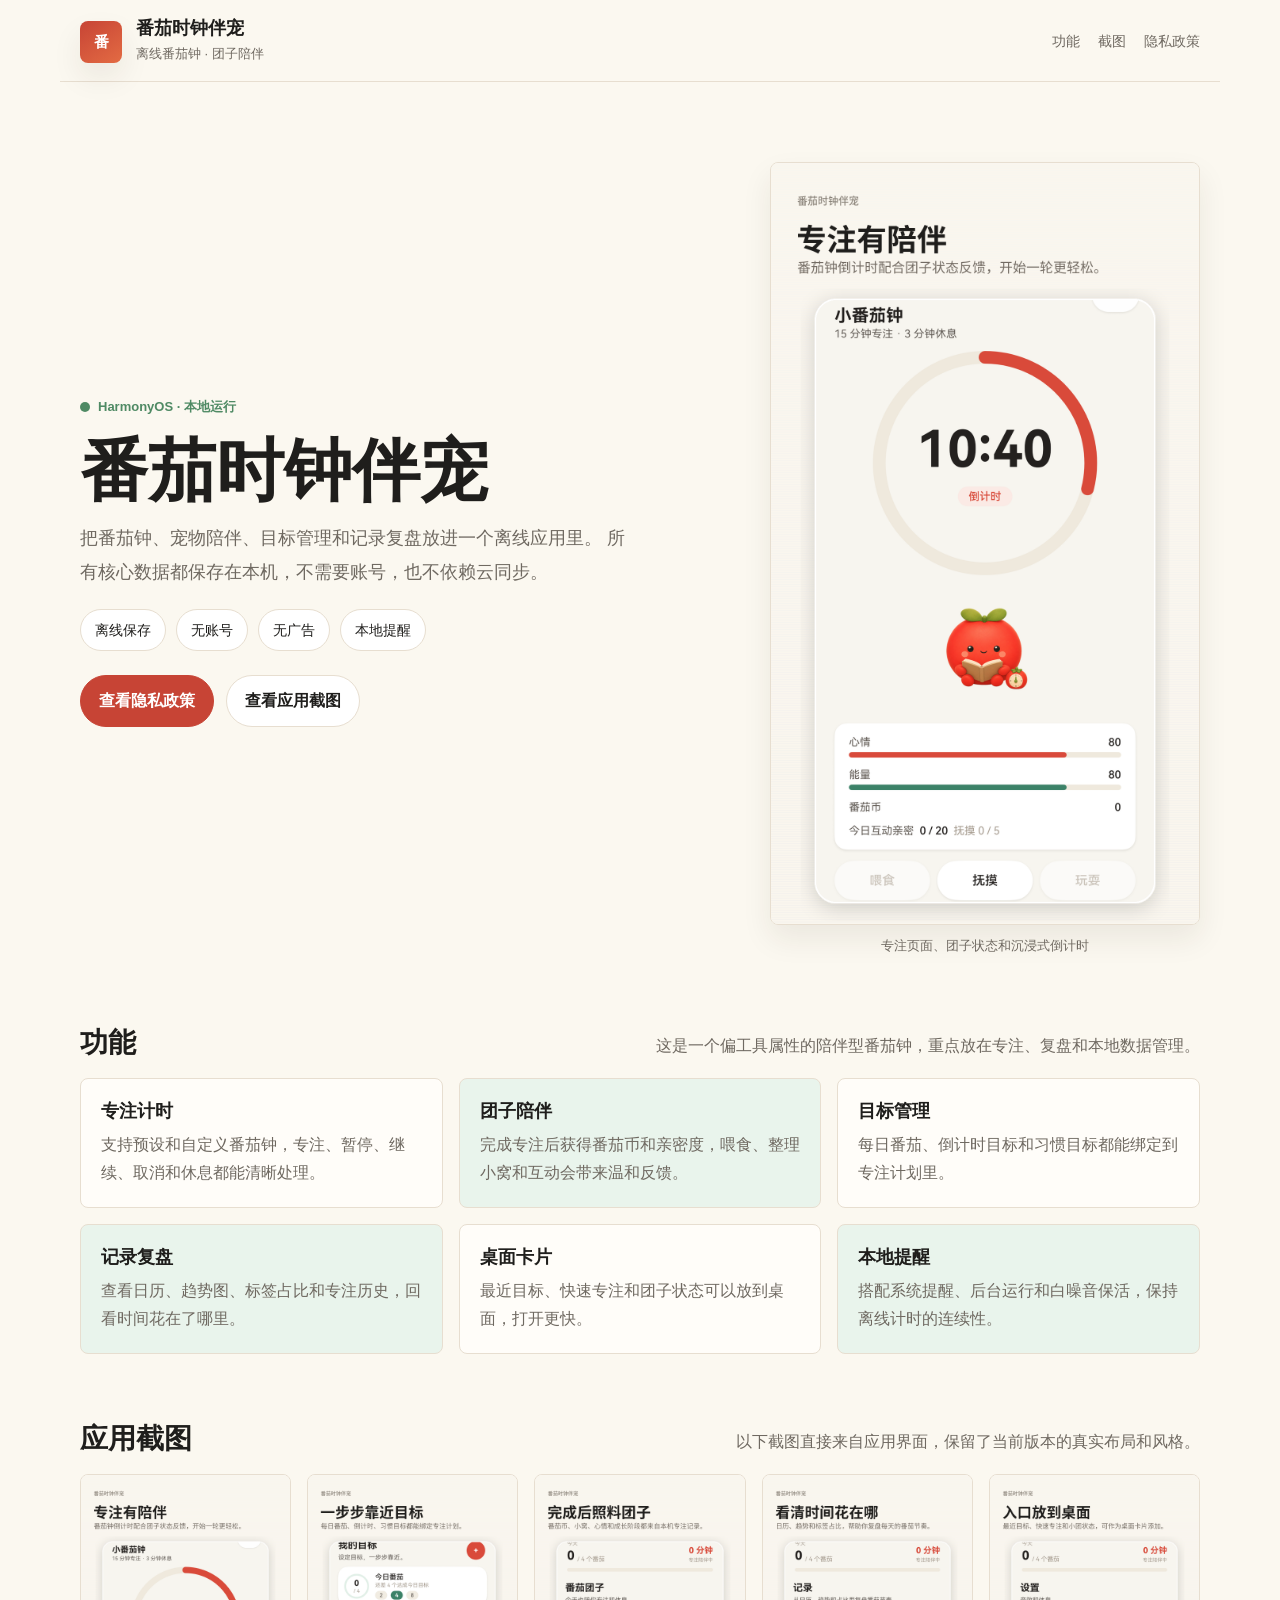
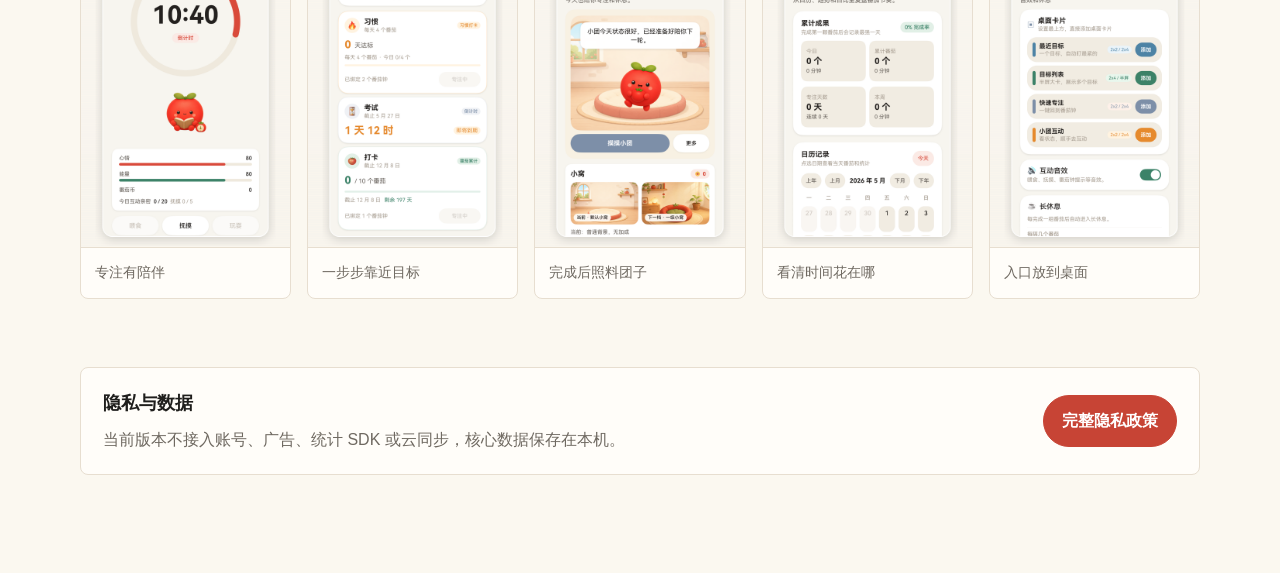
<file: index.html>
<!doctype html>
<html lang="zh-CN">
<head>
  <meta charset="utf-8" />
  <meta name="viewport" content="width=device-width, initial-scale=1" />
  <title>番茄时钟伴宠</title>
  <meta name="description" content="番茄时钟伴宠是离线运行的番茄钟应用，带团子陪伴、目标管理、记录复盘和桌面卡片。" />
  <link rel="stylesheet" href="./site.css" />
</head>
<body>
  <div class="page">
    <header class="topbar">
      <div class="wrap topbar-row">
        <a class="brand" href="./" aria-label="番茄时钟伴宠 首页">
          <span class="brand-mark">番</span>
          <span>
            <span class="brand-name">番茄时钟伴宠</span>
            <span class="brand-sub">离线番茄钟 · 团子陪伴</span>
          </span>
        </a>
        <nav class="nav" aria-label="页面导航">
          <a href="#features">功能</a>
          <a href="#screenshots">截图</a>
          <a href="./privacy-policy/">隐私政策</a>
        </nav>
      </div>
    </header>

    <main>
      <section class="band">
        <div class="wrap hero">
          <div>
            <div class="kicker">HarmonyOS · 本地运行</div>
            <h1>番茄时钟伴宠</h1>
            <p class="lead">
              把番茄钟、宠物陪伴、目标管理和记录复盘放进一个离线应用里。
              所有核心数据都保存在本机，不需要账号，也不依赖云同步。
            </p>
            <div class="chip-row" aria-label="产品特性">
              <span class="chip">离线保存</span>
              <span class="chip">无账号</span>
              <span class="chip">无广告</span>
              <span class="chip">本地提醒</span>
            </div>
            <div class="actions">
              <a class="button primary" href="./privacy-policy/">查看隐私政策</a>
              <a class="button" href="#screenshots">查看应用截图</a>
            </div>
          </div>

          <figure class="hero-shot">
            <img src="./app-market-screenshots/final-v3/01-focus-companion.png" alt="番茄时钟伴宠专注页面截图" />
            <figcaption>专注页面、团子状态和沉浸式倒计时</figcaption>
          </figure>
        </div>
      </section>

      <section id="features" class="band">
        <div class="wrap">
          <div class="section-head">
            <h2>功能</h2>
            <p>这是一个偏工具属性的陪伴型番茄钟，重点放在专注、复盘和本地数据管理。</p>
          </div>
          <div class="feature-grid">
            <article class="card">
              <h3>专注计时</h3>
              <p>支持预设和自定义番茄钟，专注、暂停、继续、取消和休息都能清晰处理。</p>
            </article>
            <article class="card">
              <h3>团子陪伴</h3>
              <p>完成专注后获得番茄币和亲密度，喂食、整理小窝和互动会带来温和反馈。</p>
            </article>
            <article class="card">
              <h3>目标管理</h3>
              <p>每日番茄、倒计时目标和习惯目标都能绑定到专注计划里。</p>
            </article>
            <article class="card">
              <h3>记录复盘</h3>
              <p>查看日历、趋势图、标签占比和专注历史，回看时间花在了哪里。</p>
            </article>
            <article class="card">
              <h3>桌面卡片</h3>
              <p>最近目标、快速专注和团子状态可以放到桌面，打开更快。</p>
            </article>
            <article class="card">
              <h3>本地提醒</h3>
              <p>搭配系统提醒、后台运行和白噪音保活，保持离线计时的连续性。</p>
            </article>
          </div>
        </div>
      </section>

      <section id="screenshots" class="band">
        <div class="wrap">
          <div class="section-head">
            <h2>应用截图</h2>
            <p>以下截图直接来自应用界面，保留了当前版本的真实布局和风格。</p>
          </div>
          <div class="screenshot-grid">
            <figure class="shot">
              <img src="./app-market-screenshots/final-v3/01-focus-companion.png" alt="专注有陪伴截图" />
              <figcaption>专注有陪伴</figcaption>
            </figure>
            <figure class="shot">
              <img src="./app-market-screenshots/final-v3/02-goals.png" alt="目标管理截图" />
              <figcaption>一步步靠近目标</figcaption>
            </figure>
            <figure class="shot">
              <img src="./app-market-screenshots/final-v3/03-pet-care.png" alt="团子陪伴截图" />
              <figcaption>完成后照料团子</figcaption>
            </figure>
            <figure class="shot">
              <img src="./app-market-screenshots/final-v3/04-records.png" alt="记录复盘截图" />
              <figcaption>看清时间花在哪</figcaption>
            </figure>
            <figure class="shot">
              <img src="./app-market-screenshots/final-v3/05-desktop-cards.png" alt="桌面卡片截图" />
              <figcaption>入口放到桌面</figcaption>
            </figure>
          </div>
        </div>
      </section>

      <section class="band">
        <div class="wrap">
          <div class="callout">
            <div>
              <strong>隐私与数据</strong>
              <p>当前版本不接入账号、广告、统计 SDK 或云同步，核心数据保存在本机。</p>
            </div>
            <a class="button primary" href="./privacy-policy/">完整隐私政策</a>
          </div>
        </div>
      </section>
    </main>

  </div>
</body>
</html>
</file>
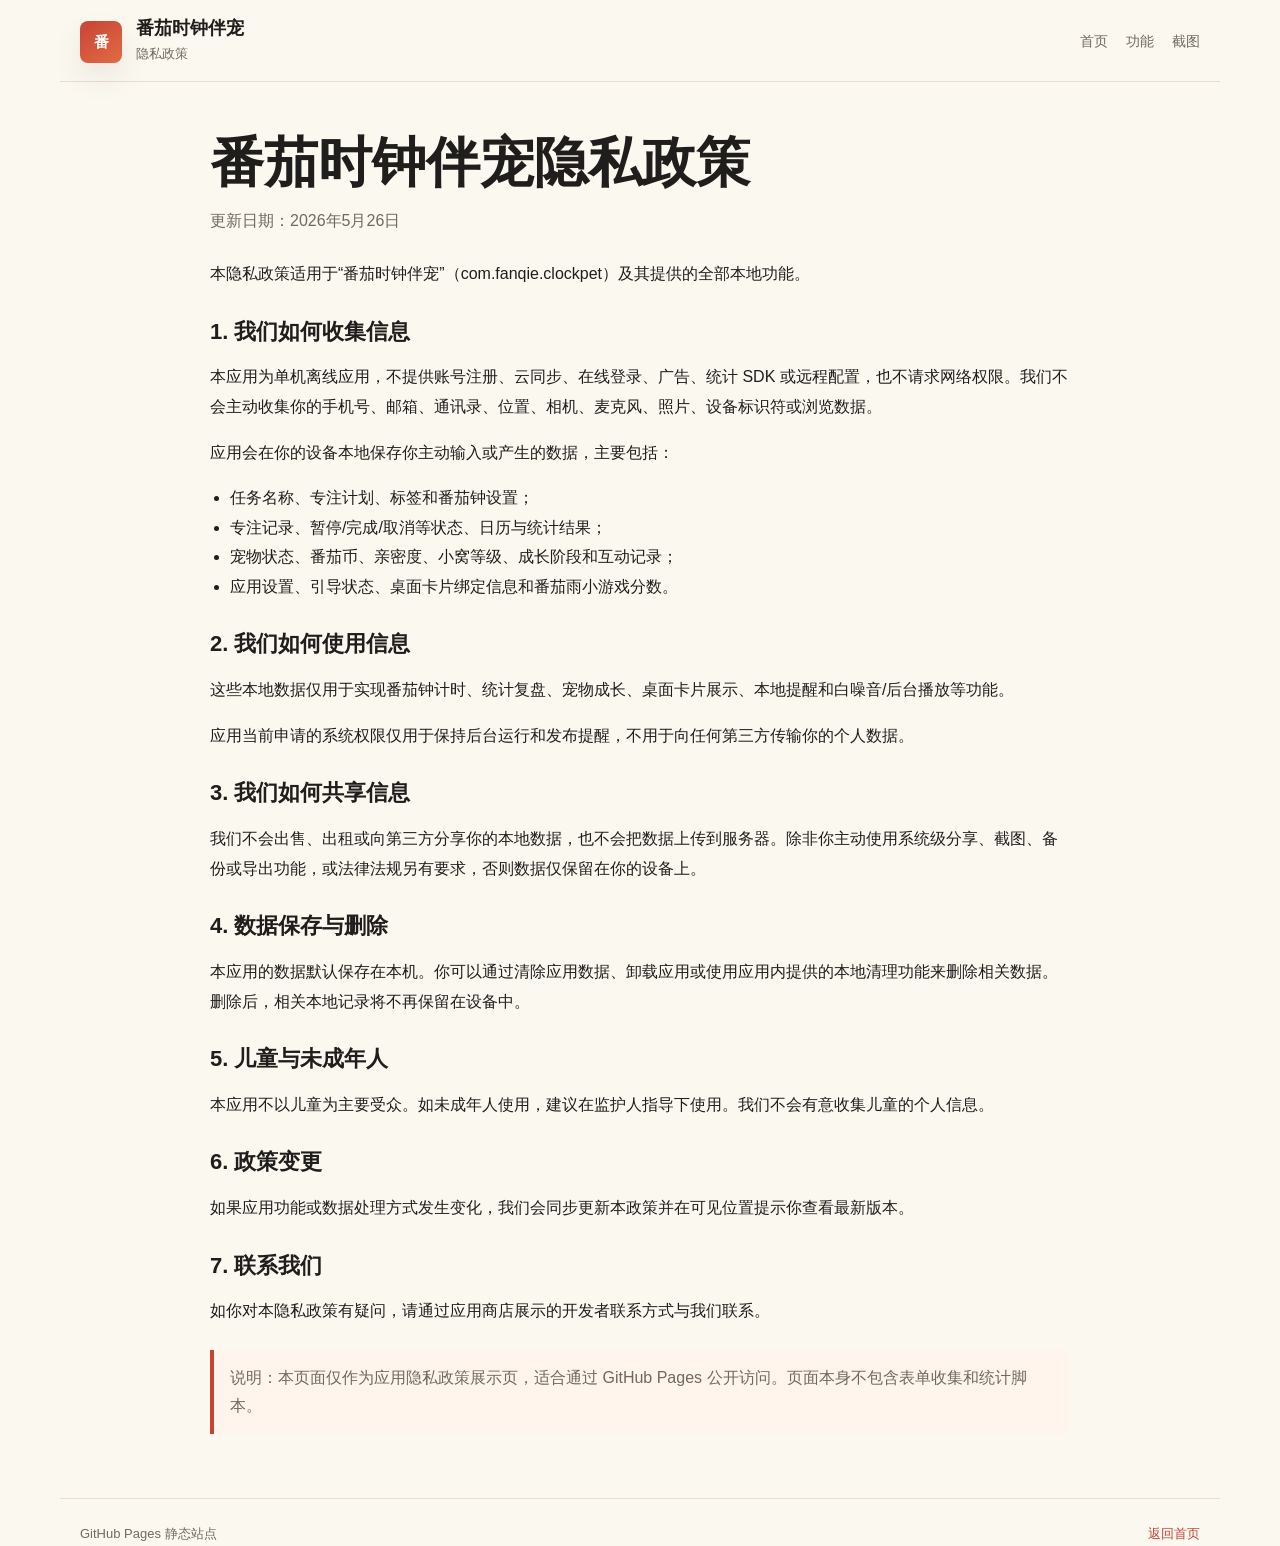
<file: privacy-policy/index.html>
<!doctype html>
<html lang="zh-CN">
<head>
  <meta charset="utf-8" />
  <meta name="viewport" content="width=device-width, initial-scale=1" />
  <title>番茄时钟伴宠隐私政策</title>
  <meta name="description" content="番茄时钟伴宠隐私政策，说明本地数据如何收集、使用和保存。" />
  <link rel="stylesheet" href="../site.css" />
</head>
<body>
  <div class="page">
    <header class="topbar">
      <div class="wrap topbar-row">
        <a class="brand" href="../" aria-label="返回番茄时钟伴宠首页">
          <span class="brand-mark">番</span>
          <span>
            <span class="brand-name">番茄时钟伴宠</span>
            <span class="brand-sub">隐私政策</span>
          </span>
        </a>
        <nav class="nav" aria-label="页面导航">
          <a href="../">首页</a>
          <a href="../#features">功能</a>
          <a href="../#screenshots">截图</a>
        </nav>
      </div>
    </header>

    <main class="band">
      <article class="wrap policy">
        <h1>番茄时钟伴宠隐私政策</h1>
        <div class="meta">更新日期：2026年5月26日</div>

        <p>本隐私政策适用于“番茄时钟伴宠”（com.fanqie.clockpet）及其提供的全部本地功能。</p>

        <h2>1. 我们如何收集信息</h2>
        <p>本应用为单机离线应用，不提供账号注册、云同步、在线登录、广告、统计 SDK 或远程配置，也不请求网络权限。我们不会主动收集你的手机号、邮箱、通讯录、位置、相机、麦克风、照片、设备标识符或浏览数据。</p>
        <p>应用会在你的设备本地保存你主动输入或产生的数据，主要包括：</p>
        <ul>
          <li>任务名称、专注计划、标签和番茄钟设置；</li>
          <li>专注记录、暂停/完成/取消等状态、日历与统计结果；</li>
          <li>宠物状态、番茄币、亲密度、小窝等级、成长阶段和互动记录；</li>
          <li>应用设置、引导状态、桌面卡片绑定信息和番茄雨小游戏分数。</li>
        </ul>

        <h2>2. 我们如何使用信息</h2>
        <p>这些本地数据仅用于实现番茄钟计时、统计复盘、宠物成长、桌面卡片展示、本地提醒和白噪音/后台播放等功能。</p>
        <p>应用当前申请的系统权限仅用于保持后台运行和发布提醒，不用于向任何第三方传输你的个人数据。</p>

        <h2>3. 我们如何共享信息</h2>
        <p>我们不会出售、出租或向第三方分享你的本地数据，也不会把数据上传到服务器。除非你主动使用系统级分享、截图、备份或导出功能，或法律法规另有要求，否则数据仅保留在你的设备上。</p>

        <h2>4. 数据保存与删除</h2>
        <p>本应用的数据默认保存在本机。你可以通过清除应用数据、卸载应用或使用应用内提供的本地清理功能来删除相关数据。删除后，相关本地记录将不再保留在设备中。</p>

        <h2>5. 儿童与未成年人</h2>
        <p>本应用不以儿童为主要受众。如未成年人使用，建议在监护人指导下使用。我们不会有意收集儿童的个人信息。</p>

        <h2>6. 政策变更</h2>
        <p>如果应用功能或数据处理方式发生变化，我们会同步更新本政策并在可见位置提示你查看最新版本。</p>

        <h2>7. 联系我们</h2>
        <p>如你对本隐私政策有疑问，请通过应用商店展示的开发者联系方式与我们联系。</p>

        <div class="note">
          说明：本页面仅作为应用隐私政策展示页，适合通过 GitHub Pages 公开访问。页面本身不包含表单收集和统计脚本。
        </div>
      </article>
    </main>

    <footer class="wrap footer">
      <span>GitHub Pages 静态站点</span>
      <span><a href="../">返回首页</a></span>
    </footer>
  </div>
</body>
</html>
</file>
<file: site.css>
:root {
  color-scheme: light;
  --bg: #fbf8f0;
  --panel: #fffdf9;
  --panel-soft: #fff5ed;
  --text: #1f1e1c;
  --muted: #6f6961;
  --line: #e7ded0;
  --accent: #c74435;
  --accent-strong: #9f2f24;
  --leaf: #4f8a64;
  --leaf-soft: #e9f4ec;
  --shadow: 0 14px 30px rgba(47, 34, 22, 0.08);
  --radius: 8px;
}

* {
  box-sizing: border-box;
}

html {
  scroll-behavior: smooth;
}

body {
  margin: 0;
  background: var(--bg);
  color: var(--text);
  font: 16px/1.75 -apple-system, BlinkMacSystemFont, "Segoe UI", "PingFang SC",
    "Hiragino Sans GB", "Microsoft YaHei", sans-serif;
}

a {
  color: inherit;
  text-decoration: none;
}

img {
  display: block;
  max-width: 100%;
}

.page {
  min-height: 100vh;
}

.wrap {
  max-width: 1160px;
  margin: 0 auto;
  padding: 0 20px;
}

.topbar {
  padding: 18px 0 0;
}

.topbar-row {
  display: flex;
  align-items: center;
  justify-content: space-between;
  gap: 16px;
  border-bottom: 1px solid var(--line);
  padding-bottom: 16px;
}

.brand {
  display: flex;
  align-items: center;
  gap: 14px;
}

.brand-mark {
  width: 42px;
  height: 42px;
  border-radius: 8px;
  background: linear-gradient(145deg, var(--accent), #e36b43);
  color: #fff;
  display: grid;
  place-items: center;
  font-size: 15px;
  font-weight: 700;
  box-shadow: var(--shadow);
}

.brand-name {
  display: block;
  font-size: 18px;
  line-height: 1.2;
  font-weight: 700;
}

.brand-sub {
  display: block;
  margin-top: 3px;
  font-size: 13px;
  color: var(--muted);
}

.nav {
  display: flex;
  flex-wrap: wrap;
  gap: 18px;
  color: var(--muted);
  font-size: 14px;
}

.nav a {
  padding: 6px 0;
  border-bottom: 1px solid transparent;
}

.nav a:hover {
  color: var(--accent-strong);
  border-bottom-color: var(--accent);
}

main {
  padding: 28px 0 64px;
}

.band {
  padding: 34px 0;
}

.hero {
  display: grid;
  grid-template-columns: minmax(0, 1.02fr) minmax(320px, 0.98fr);
  gap: 40px;
  align-items: center;
  padding-top: 18px;
}

.kicker {
  display: inline-flex;
  align-items: center;
  gap: 8px;
  color: var(--leaf);
  font-size: 13px;
  font-weight: 700;
}

.kicker::before {
  content: "";
  width: 10px;
  height: 10px;
  border-radius: 50%;
  background: var(--leaf);
  display: inline-block;
}

h1 {
  margin: 14px 0 16px;
  font-size: 68px;
  line-height: 1.05;
  letter-spacing: 0;
}

.lead {
  max-width: 40rem;
  margin: 0 0 20px;
  color: var(--muted);
  font-size: 18px;
  line-height: 1.85;
}

.chip-row {
  display: flex;
  flex-wrap: wrap;
  gap: 10px;
  margin: 0 0 24px;
}

.chip {
  display: inline-flex;
  align-items: center;
  padding: 8px 14px;
  border: 1px solid var(--line);
  border-radius: 999px;
  background: #fff;
  font-size: 14px;
}

.actions {
  display: flex;
  flex-wrap: wrap;
  gap: 12px;
}

.button {
  display: inline-flex;
  align-items: center;
  justify-content: center;
  padding: 11px 18px;
  border-radius: 999px;
  border: 1px solid var(--line);
  background: #fff;
  font-weight: 600;
}

.button:hover {
  border-color: var(--accent);
  color: var(--accent-strong);
}

.button.primary {
  border-color: var(--accent);
  background: var(--accent);
  color: #fff;
}

.button.primary:hover {
  border-color: var(--accent-strong);
  background: var(--accent-strong);
  color: #fff;
}

.hero-shot {
  margin: 0;
  justify-self: end;
  width: 100%;
  max-width: 430px;
}

.hero-shot img {
  border-radius: 8px;
  border: 1px solid var(--line);
  box-shadow: var(--shadow);
}

.hero-shot figcaption {
  margin-top: 10px;
  color: var(--muted);
  text-align: center;
  font-size: 13px;
}

.section-head {
  display: flex;
  align-items: end;
  justify-content: space-between;
  gap: 16px;
  margin-bottom: 18px;
}

.section-head h2 {
  margin: 0;
  font-size: 28px;
  line-height: 1.2;
}

.section-head p {
  margin: 0;
  max-width: 40rem;
  color: var(--muted);
}

.feature-grid {
  display: grid;
  grid-template-columns: repeat(3, minmax(0, 1fr));
  gap: 16px;
}

.card {
  background: var(--panel);
  border: 1px solid var(--line);
  border-radius: 8px;
  padding: 20px;
}

.card:nth-child(2n) {
  background: var(--leaf-soft);
}

.card h3 {
  margin: 0 0 8px;
  font-size: 18px;
  line-height: 1.35;
}

.card p {
  margin: 0;
  color: var(--muted);
}

.screenshot-grid {
  display: grid;
  grid-template-columns: repeat(5, minmax(0, 1fr));
  gap: 16px;
}

.shot {
  margin: 0;
  overflow: hidden;
  background: var(--panel);
  border: 1px solid var(--line);
  border-radius: 8px;
}

.shot img {
  width: 100%;
  height: auto;
}

.shot figcaption {
  border-top: 1px solid var(--line);
  padding: 12px 14px 14px;
  font-size: 14px;
  color: var(--muted);
}

.callout {
  display: flex;
  align-items: center;
  justify-content: space-between;
  gap: 20px;
  padding: 20px 22px;
  border: 1px solid var(--line);
  border-radius: 8px;
  background: var(--panel);
}

.callout strong {
  display: block;
  margin-bottom: 6px;
  font-size: 18px;
}

.callout p {
  margin: 0;
  color: var(--muted);
}

.policy {
  max-width: 900px;
  margin: 0 auto;
  padding-top: 18px;
}

.policy h1 {
  margin-top: 0;
  font-size: 54px;
}

.policy .meta {
  margin-bottom: 24px;
  color: var(--muted);
}

.policy h2 {
  margin: 28px 0 10px;
  font-size: 22px;
  line-height: 1.35;
}

.policy p,
.policy li {
  line-height: 1.85;
}

.policy ul {
  margin: 0 0 12px 20px;
  padding: 0;
}

.policy .note {
  margin-top: 24px;
  padding: 14px 16px;
  border-left: 4px solid var(--accent);
  background: var(--panel-soft);
  border-radius: 0 8px 8px 0;
  color: var(--muted);
}

.footer {
  display: flex;
  flex-wrap: wrap;
  justify-content: space-between;
  gap: 12px;
  margin-top: 30px;
  padding-top: 24px;
  border-top: 1px solid var(--line);
  color: var(--muted);
  font-size: 13px;
}

.footer a {
  color: var(--accent);
}

@media (max-width: 980px) {
  h1 {
    font-size: 52px;
  }

  .hero {
    grid-template-columns: 1fr;
  }

  .hero-shot {
    justify-self: start;
    max-width: 100%;
  }

  .feature-grid {
    grid-template-columns: repeat(2, minmax(0, 1fr));
  }

  .screenshot-grid {
    grid-template-columns: repeat(2, minmax(0, 1fr));
  }
}

@media (max-width: 640px) {
  .topbar-row {
    align-items: flex-start;
    flex-direction: column;
  }

  h1 {
    font-size: 40px;
  }

  .lead {
    font-size: 16px;
  }

  .section-head {
    align-items: flex-start;
    flex-direction: column;
  }

  .feature-grid,
  .screenshot-grid {
    grid-template-columns: 1fr;
  }

  .callout {
    align-items: flex-start;
    flex-direction: column;
  }

  .policy h1 {
    font-size: 34px;
  }
}
</file>
